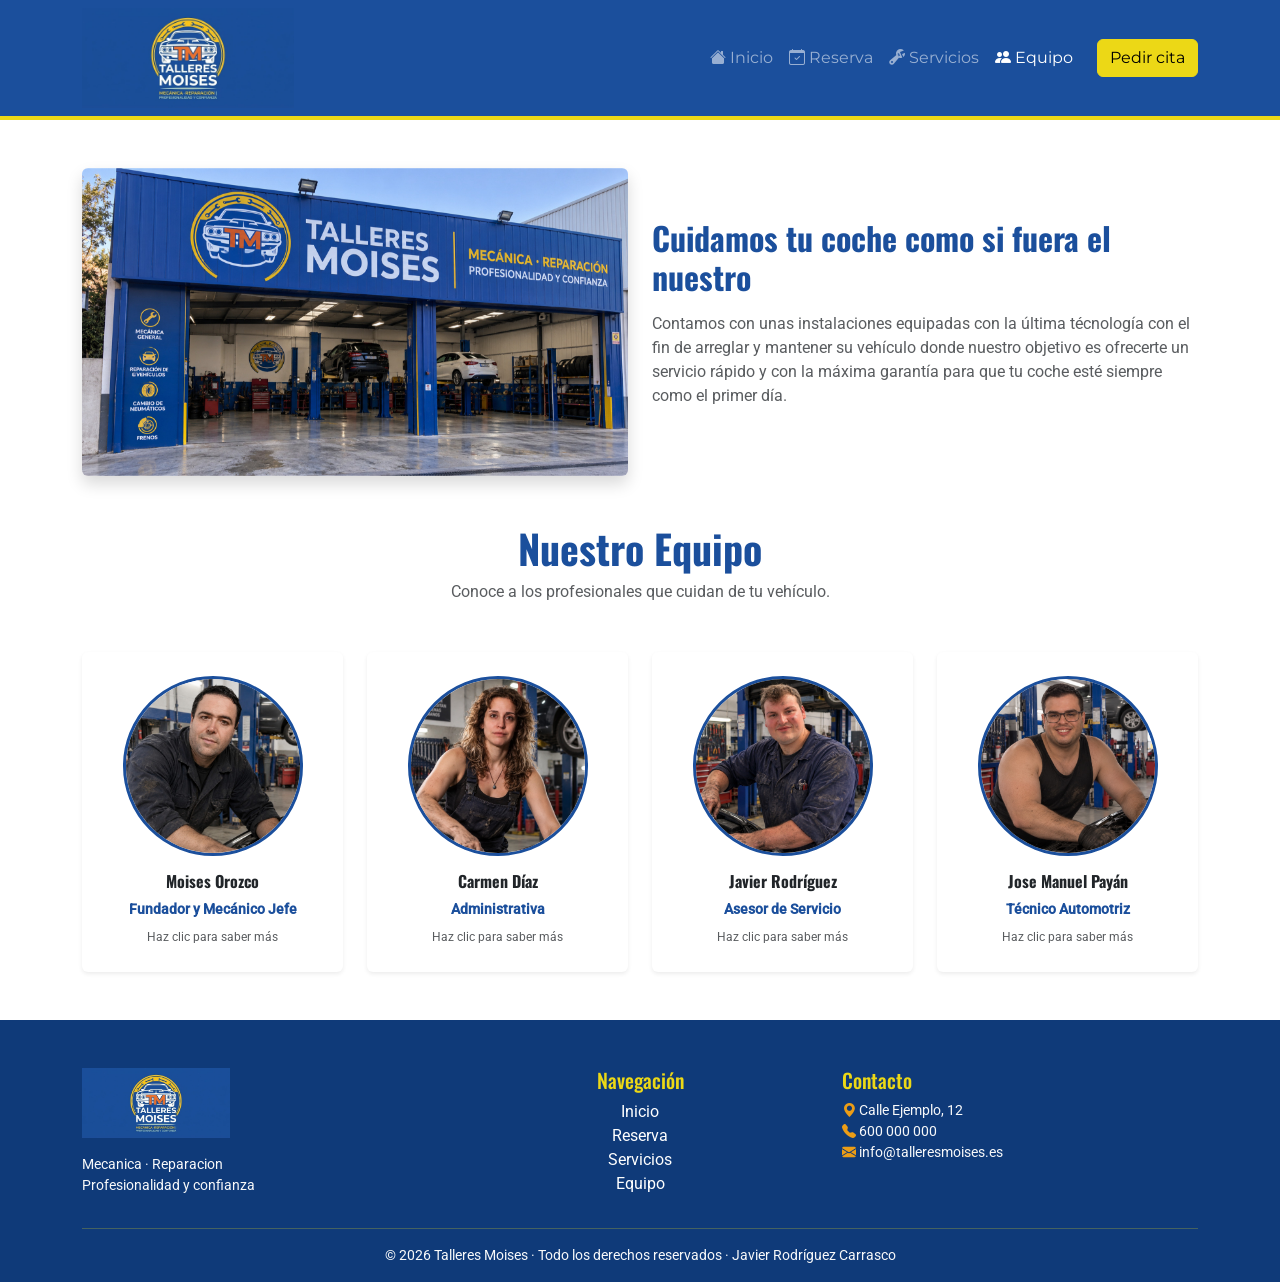
<file: pages/equipo.html>
<!DOCTYPE html>
<html lang="en">
<head>
    <meta charset="UTF-8" />
    <meta name="viewport" content="width=device-width, initial-scale=1" />
    <title>Talleres Moises</title>
    <link rel="icon" href="../img/favicon/favicon.ico" sizes="any" />
    <link
      rel="icon"
      type="image/png"
      sizes="32x32"
      href="../img/favicon/favicon-32.png"
    />
    <link rel="apple-touch-icon" href="../img/favicon/apple-touch-icon.png" />
    <link
      href="https://cdn.jsdelivr.net/npm/bootstrap@5.3.3/dist/css/bootstrap.min.css"
      rel="stylesheet"
    />
    <link
      href="https://cdn.jsdelivr.net/npm/bootstrap-icons@1.11.3/font/bootstrap-icons.min.css"
      rel="stylesheet"
    />
    <link href="../css/style.css" rel="stylesheet" />
</head>
<body>
<nav class="navbar navbar-expand-lg navbar-dark bg-primary">
      <div class="container">
        <a class="navbar-brand" href="../index.html">
          <img src="../img/logo/logo.webp" alt="Talleres Moises" height="156" />
        </a>

        <button
          class="navbar-toggler"
          type="button"
          data-bs-toggle="collapse"
          data-bs-target="#menuPrincipal"
          aria-controls="menuPrincipal"
          aria-expanded="false"
          aria-label="Abrir menú"
        >
          <span class="navbar-toggler-icon"></span>
        </button>

        <div class="collapse navbar-collapse" id="menuPrincipal">
          <ul class="navbar-nav ms-auto mb-2 mb-lg-0">
            <li class="nav-item">
              <a class="nav-link" href="../index.html">
                <i class="bi bi-house-fill"></i> Inicio
              </a>
            </li>
            <li class="nav-item">
              <a class="nav-link" href="../pages/reserva.html">
                <i class="bi bi-calendar-check"></i> Reserva
              </a>
            </li>
            <li class="nav-item">
              <a class="nav-link" href="../pages/servicios.html">
                <i class="bi bi-wrench-adjustable"></i> Servicios
              </a>
            </li>
            <li class="nav-item">
              <a class="nav-link active" href="../pages/equipo.html">
                <i class="bi bi-people-fill"></i> Equipo
              </a>
            </li>
          </ul>

          <a
            class="btn btn-secondary ms-lg-3 d-none d-lg-inline-block"
            href="../pages/reserva.html"
          >
            Pedir cita
          </a>
        </div>
      </div>
    </nav>
    <!-- ---------------- SECTION ---------------- -->
    <section class="container my-5">
      <div class="row align-items-center g-4">
        <div class="col-12 col-md-6 text-center">
          <img src="../img/equipo/Talleres-Moisés_-Mecánica-Profesional-y-Confianza.jpg" class="img-fluid rounded shadow" alt="Intalaciones de Talleres Moises">
        </div>

        <div class="col-12 col-md-6">
          <h2 class="fw-bold text-primary mb-3">Cuidamos tu coche como si fuera el nuestro</h2>
          <p class="text-muted">
            Contamos con unas instalaciones equipadas con la última técnología con el fin de arreglar y mantener su vehículo donde nuestro objetivo es
            ofrecerte un servicio rápido y con la máxima garantía para que tu coche esté siempre como el primer día.
          </p>
        </div>
      </div>
    </section>

    <!-- ---------------- MAIN ---------------- -->
     <main class="container my-5">

    <div class="text-center mb-5">
        <h1 class="fw-bold text-primary">Nuestro Equipo</h1>
        <p class="text-muted">Conoce a los profesionales que cuidan de tu vehículo.</p>
    </div>

    <div class="row g-4 justify-content-center">

        <div class="col-12 col-sm-6 col-lg-3">
            <div class="card card-porque h-100 shadow-sm border-0 text-center p-3" data-bs-toggle="modal" data-bs-target="#modalMoises" style="cursor: pointer;">
                <div class="card-body text-center p-2">
                    <img src="../img/equipo/moisestrabajador.jpeg" class="rounded-circle border border-3 border-primary mb-3 object-fit-cover mx-auto" alt="Moises Orozco" style="height: 180px; width: 180px; object-position: top;">
                    <h3 class="card-title h6 fw-bold">Moises Orozco</h3>
                    <p class="text-primary small fw-semibold mb-1">Fundador y Mecánico Jefe</p>
                    <span class="text-muted small" style="font-size: 0.75rem;">Haz clic para saber más</span>
                </div>
            </div>
        </div>

        <div class="col-12 col-sm-6 col-lg-3">
            <div class="card card-porque h-100 shadow-sm border-0 text-center p-3" data-bs-toggle="modal" data-bs-target="#modalCarmen" style="cursor: pointer;">
                <div class="card-body text-center p-2">
                    <img src="../img/equipo/carmentrabajadora.jpeg" class="rounded-circle border border-3 border-primary mb-3 object-fit-cover mx-auto" alt="Carmen Díaz" style="height: 180px; width: 180px; object-position: top;">
                    <h3 class="card-title h6 fw-bold">Carmen Díaz</h3>
                    <p class="text-primary small fw-semibold mb-1">Administrativa</p>
                    <span class="text-muted small" style="font-size: 0.75rem;">Haz clic para saber más</span>
                </div>
            </div>
        </div>

        <div class="col-12 col-sm-6 col-lg-3">
            <div class="card card-porque h-100 shadow-sm border-0 text-center p-3" data-bs-toggle="modal" data-bs-target="#modalJavier" style="cursor: pointer;">
                <div class="card-body text-center p-2">
                    <img src="../img/equipo/javiertrabajador.jpeg" class="rounded-circle border border-3 border-primary mb-3 object-fit-cover mx-auto" alt="Javier Rodríguez" style="height: 180px; width: 180px; object-position: top;">
                    <h3 class="card-title h6 fw-bold">Javier Rodríguez</h3>
                    <p class="text-primary small fw-semibold mb-1">Asesor de Servicio</p>
                    <span class="text-muted small" style="font-size: 0.75rem;">Haz clic para saber más</span>
                </div>
            </div>
        </div>

        <div class="col-12 col-sm-6 col-lg-3">
            <div class="card card-porque h-100 shadow-sm border-0 text-center p-3" data-bs-toggle="modal" data-bs-target="#modalPayan" style="cursor: pointer;">
                <div class="card-body text-center p-2">
                    <img src="../img/equipo/payantrabajador.jpeg" class="rounded-circle border border-3 border-primary mb-3 object-fit-cover mx-auto" alt="Jose Manuel Payan" style="height: 180px; width: 180px; object-position: top;">
                    <h3 class="card-title h6 fw-bold">Jose Manuel Payán</h3>
                    <p class="text-primary small fw-semibold mb-1">Técnico Automotriz</p>
                    <span class="text-muted small" style="font-size: 0.75rem;">Haz clic para saber más</span>
                </div>
            </div>
        </div>

    </div>

    <div class="modal fade" id="modalMoises" tabindex="-1" aria-hidden="true">
        <div class="modal-dialog modal-dialog-centered">
            <div class="modal-content">
                <div class="modal-header bg-primary text-white">
                    <h5 class="modal-title">Moises Orozco Corrales</h5>
                    <button type="button" class="btn-close btn-close-white" data-bs-dismiss="modal" aria-label="Cerrar"></button>
                </div>
                <div class="modal-body text-center">
                    <img src="../img/equipo/moisestrabajador.jpeg" class="rounded-circle mb-3 object-fit-cover" style="width: 200px; height: 200px; object-position: top;" alt="Moises">
                    <p class="text-primary fw-semibold">Fundador y Mecánico Jefe</p>
                    <p class="text-muted">Con más de 20 años de experiencia al frente del taller, especialista en diagnosis avanzada y optimización de motores.</p>
                </div>
                <div class="modal-footer">
                    <button type="button" class="btn btn-secondary btn-sm" data-bs-dismiss="modal">Cerrar</button>
                </div>
            </div>
        </div>
    </div>

    <div class="modal fade" id="modalCarmen" tabindex="-1" aria-hidden="true">
        <div class="modal-dialog modal-dialog-centered">
            <div class="modal-content">
                <div class="modal-header bg-primary text-white">
                    <h5 class="modal-title">Carmen Díaz Muñoz</h5>
                    <button type="button" class="btn-close btn-close-white" data-bs-dismiss="modal" aria-label="Cerrar"></button>
                </div>
                <div class="modal-body text-center">
                    <img src="../img/equipo/carmentrabajadora.jpeg" class="rounded-circle mb-3 object-fit-cover" style="width: 200px; height: 200px; object-position: top;" alt="Carmen">
                    <p class="text-primary fw-semibold">Administrativa</p>
                    <p class="text-muted">Encargada de la gestión administrativa, atención directa al cliente y control de presupuestos y facturación.</p>
                </div>
                <div class="modal-footer">
                    <button type="button" class="btn btn-secondary btn-sm" data-bs-dismiss="modal">Cerrar</button>
                </div>
            </div>
        </div>
    </div>

    <div class="modal fade" id="modalJavier" tabindex="-1" aria-hidden="true">
        <div class="modal-dialog modal-dialog-centered">
            <div class="modal-content">
                <div class="modal-header bg-primary text-white">
                    <h5 class="modal-title">Javier Rodríguez Carrasco</h5>
                    <button type="button" class="btn-close btn-close-white" data-bs-dismiss="modal" aria-label="Cerrar"></button>
                </div>
                <div class="modal-body text-center">
                    <img src="../img/equipo/javiertrabajador.jpeg" class="rounded-circle mb-3 object-fit-cover" style="width: 200px; height: 200px; object-position: top;" alt="Javier">
                    <p class="text-primary fw-semibold">Asesor de Servicio</p>
                    <p class="text-muted">Especialista en la recepción de vehículos, asesoramiento personalizado y gestión de citas previas con los clientes.</p>
                </div>
                <div class="modal-footer">
                    <button type="button" class="btn btn-secondary btn-sm" data-bs-dismiss="modal">Cerrar</button>
                </div>
            </div>
        </div>
    </div>

    <div class="modal fade" id="modalPayan" tabindex="-1" aria-hidden="true">
        <div class="modal-dialog modal-dialog-centered">
            <div class="modal-content">
                <div class="modal-header bg-primary text-white">
                    <h5 class="modal-title">Jose Manuel Payán Gordillo</h5>
                    <button type="button" class="btn-close btn-close-white" data-bs-dismiss="modal" aria-label="Cerrar"></button>
                </div>
                <div class="modal-body text-center">
                    <img src="../img/equipo/payantrabajador.jpeg" class="rounded-circle mb-3 object-fit-cover" style="width: 200px; height: 200px; object-position: top;" alt="Jose Manuel">
                    <p class="text-primary fw-semibold">Técnico Automotriz</p>
                    <p class="text-muted">Experto en reparaciones mecánicas generales, mantenimiento preventivo y sustitución de componentes del automóvil.</p>
                </div>
                <div class="modal-footer">
                    <button type="button" class="btn btn-secondary btn-sm" data-bs-dismiss="modal">Cerrar</button>
                </div>
            </div>
        </div>
    </div>

</main>

    <footer class="bg-dark text-light pt-5 pb-3">
      <div class="container">
        <div class="row gy-4">
          <div class="col-12 col-md-4 text-center text-md-start">
            <img
              src="../img/logo/logo.webp"
              alt="Talleres Moises"
              height="70"
              class="mb-3"
            />
            <p class="small mb-0">
              Mecanica · Reparacion<br />Profesionalidad y confianza
            </p>
          </div>

          <div class="col-6 col-md-4 text-md-center">
            <h5 class="text-secondary">Navegación</h5>
            <ul class="list-unstyled">
              <li><a class="footer-link" href="../index.html">Inicio</a></li>
              <li><a class="footer-link" href="reserva.html">Reserva</a></li>
              <li>
                <a class="footer-link" href="servicios.html">Servicios</a>
              </li>
              <li><a class="footer-link" href="equipo.html">Equipo</a></li>
            </ul>
          </div>

          <div class="col-6 col-md-4">
            <h5 class="text-secondary">Contacto</h5>
            <ul class="list-unstyled small">
              <li>
                <i class="bi bi-geo-alt-fill text-warning"></i> Calle Ejemplo,
                12
              </li>
              <li>
                <i class="bi bi-telephone-fill text-warning"></i> 600 000 000
              </li>
              <li>
                <i class="bi bi-envelope-fill text-warning"></i>
                info@talleresmoises.es
              </li>
            </ul>
          </div>
        </div>

        <hr class="border-secondary" />
        <p class="text-center small mb-0">
          &copy; 2026 Talleres Moises · Todo los derechos reservados · Javier Rodríguez Carrasco
        </p>
      </div>
    </footer>
    <script src="https://cdn.jsdelivr.net/npm/bootstrap@5.3.3/dist/js/bootstrap.bundle.min.js"></script>
</body>
</html>
</file>
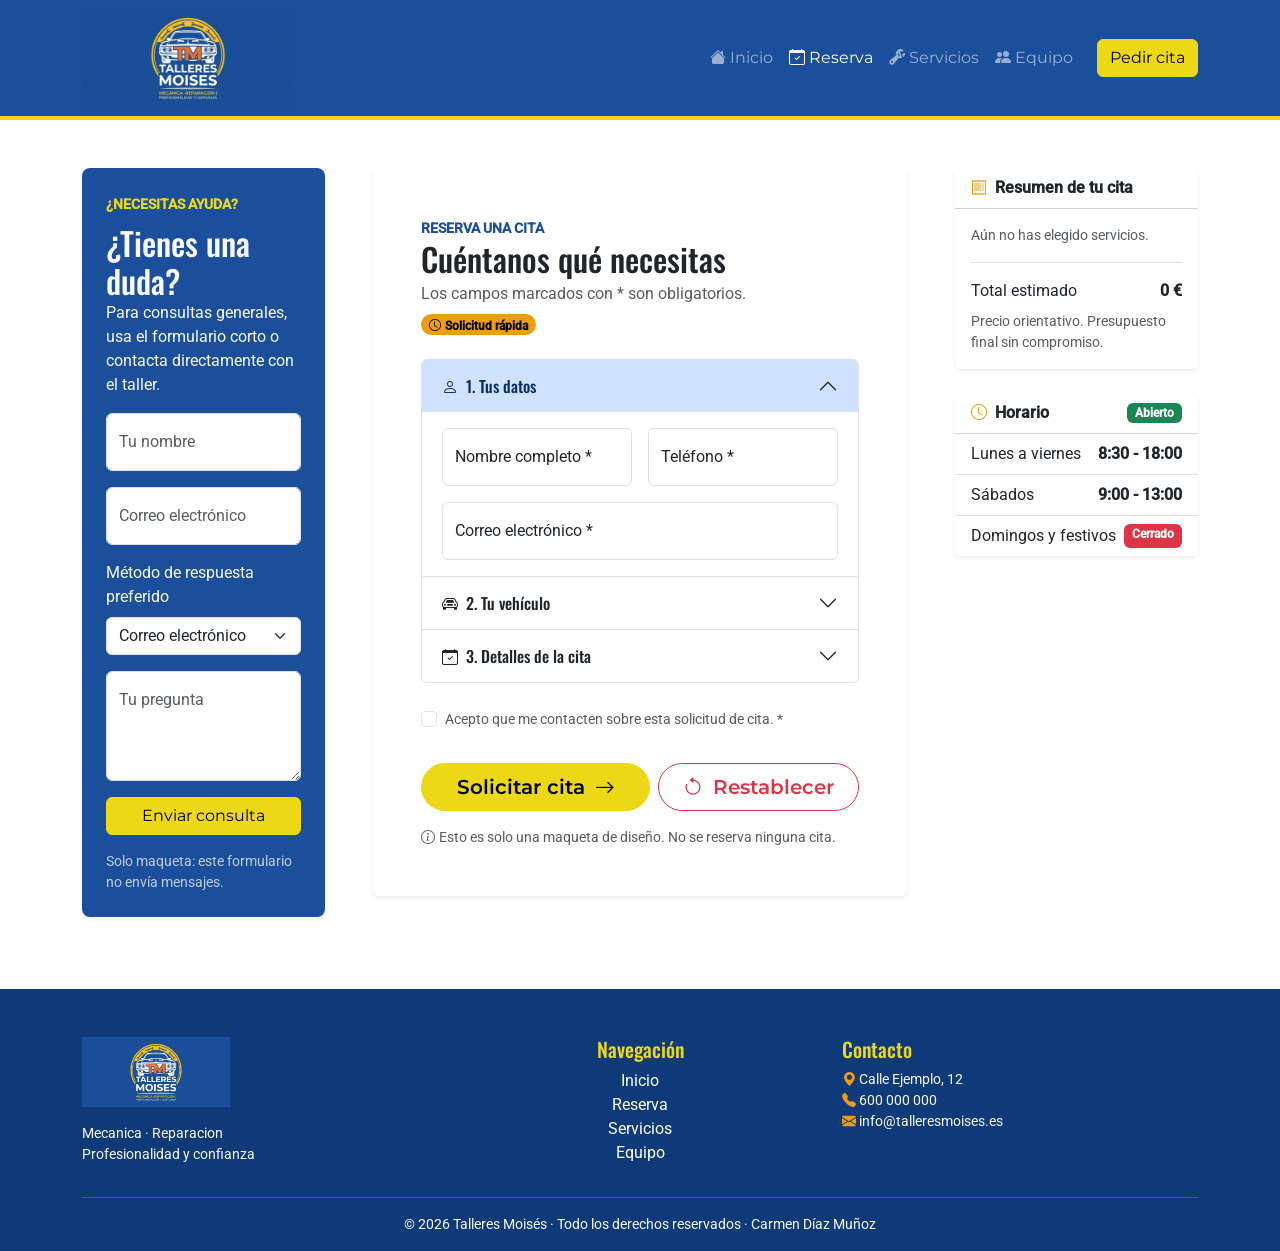
<file: pages/reserva.html>
<!doctype html>
<html lang="es">
  <head>
    <meta charset="UTF-8" />
    <meta name="viewport" content="width=device-width, initial-scale=1" />
    <title>Reserva | Talleres Moises</title>
    <!-- page lives in /pages, so every local path goes up one level (../) -->
    <link rel="icon" href="../img/favicon/favicon.ico" sizes="any" />
    <link
      rel="icon"
      type="image/png"
      sizes="32x32"
      href="../img/favicon/favicon-32.png"
    />
    <link rel="apple-touch-icon" href="../img/favicon/apple-touch-icon.png" />
    <link
      href="https://cdn.jsdelivr.net/npm/bootstrap@5.3.3/dist/css/bootstrap.min.css"
      rel="stylesheet"
    />
    <link
      href="https://cdn.jsdelivr.net/npm/bootstrap-icons@1.11.3/font/bootstrap-icons.min.css"
      rel="stylesheet"
    />
    <link href="../css/style.css" rel="stylesheet" />
  </head>
  <body>
    <!-- =========================== NAV =================================== -->
    <nav class="navbar navbar-expand-lg navbar-dark bg-primary">
      <div class="container">
        <a class="navbar-brand" href="../index.html">
          <!-- height matches the 100px set in style.css -->
          <img src="../img/logo/logo.webp" alt="Talleres Moises" height="100" />
        </a>

        <button
          class="navbar-toggler"
          type="button"
          data-bs-toggle="collapse"
          data-bs-target="#menuPrincipal"
          aria-controls="menuPrincipal"
          aria-expanded="false"
          aria-label="Abrir menú"
        >
          <span class="navbar-toggler-icon"></span>
        </button>

        <div class="collapse navbar-collapse" id="menuPrincipal">
          <ul class="navbar-nav ms-auto mb-2 mb-lg-0">
            <li class="nav-item">
              <a class="nav-link" href="../index.html">
                <i class="bi bi-house-fill"></i> Inicio
              </a>
            </li>
            <li class="nav-item">
              <!-- "active" moved here: this is the Reserva page -->
              <a class="nav-link active" href="reserva.html">
                <i class="bi bi-calendar-check"></i> Reserva
              </a>
            </li>
            <li class="nav-item">
              <a class="nav-link" href="servicios.html">
                <i class="bi bi-wrench-adjustable"></i> Servicios
              </a>
            </li>
            <li class="nav-item">
              <a class="nav-link" href="equipo.html">
                <i class="bi bi-people-fill"></i> Equipo
              </a>
            </li>
          </ul>

          <!-- yellow button comes from .btn-secondary in style.css -->
          <a
            class="btn btn-secondary ms-lg-3 d-none d-lg-inline-block"
            href="reserva.html"
          >
            Pedir cita
          </a>
        </div>
      </div>
    </nav>
    <!-- =========================== MAIN =================================== -->
     <!-- fixed, not scaling with the screen, and with vertical padding -->
    <main class="container py-5">
      <!-- The responsive is gonna be made with GRID, not flex. I use ORDER to sort elements depending on the layout -->
      <!-- ---------------------------------- Secondary FORM ------------------------------------ -->
      <div class="row g-4 g-xl-5">
        <!-- First when lg and third below -->
        <aside
          class="col-12 col-lg-3 order-3 order-lg-1"
          aria-labelledby="contact-heading"
        >
          <!-- bg-primary (blue from the palette) so the light text and outline-light button are readable -->
          <div class="bg-primary text-light rounded-3 shadow-sm p-4 mb-4">
            <span class="text-uppercase fw-semibold small text-secondary"
              >¿Necesitas ayuda?</span
            >
            <!-- Margin botton just when not displaying the following <p> in sx -->
            <h2 class="mt-2 mb-3 mb-sm-0" id="contact-heading">
              ¿Tienes una duda?
            </h2>
            <!-- --------------------- THIS PARAGRAPH DOESN'T APPEAR IN THE XS LAYOUT ------------------------ -->
            <p class="d-none d-sm-block">
              Para consultas generales, usa el formulario corto o contacta
              directamente con el taller.
            </p>

            <!-- FUTURE PHP: separate script (e.g. ../php/consulta.php), table "consultas" -->
            <form action="#" method="get">
              <div class="form-floating mb-3">
                <!-- maxlength = VARCHAR(100) -->
                <input
                  class="form-control"
                  type="text"
                  id="contactoNombre"
                  name="contacto_nombre"
                  maxlength="100"
                  placeholder="Tu nombre"
                />
                <label for="contactoNombre" class="text-body-secondary"
                  >Tu nombre</label
                >
              </div>
              <div class="form-floating mb-3">
                <!-- maxlength = VARCHAR(100) -->
                <input
                  class="form-control"
                  type="email"
                  id="contactoEmail"
                  name="contacto_email"
                  maxlength="100"
                  placeholder="nombre@ejemplo.com"
                />
                <label for="contactoEmail" class="text-body-secondary"
                  >Correo electrónico</label
                >
              </div>
              <div class="mb-3">
                <label for="metodoRespuesta" class="form-label"
                  >Método de respuesta preferido</label
                >
                <!-- short codes again, easy to store as ENUM -->
                <select
                  class="form-select"
                  id="metodoRespuesta"
                  name="metodo_respuesta"
                >
                  <option value="email">Correo electrónico</option>
                  <option value="telefono">Llamada telefónica</option>
                  <option value="whatsapp">WhatsApp</option>
                </select>
              </div>
              <div class="form-floating mb-3">
                <!-- maxlength = VARCHAR(500) or TEXT -->
                <textarea
                  class="form-control"
                  placeholder="Tu pregunta"
                  id="contactoMensaje"
                  name="contacto_mensaje"
                  maxlength="500"
                  style="height: 110px"
                ></textarea>
                <label for="contactoMensaje" class="text-body-secondary"
                  >Tu pregunta</label
                >
              </div>
              <!-- --------------  Secondary Form's SUBMIT ------------------------ -->
              <button type="submit" class="btn btn-secondary w-100">
                Enviar consulta
              </button>
              <p class="small opacity-75 mt-3 mb-0">
                Solo maqueta: este formulario no envía mensajes.
              </p>
            </form>
          </div>
        </aside>

        <!-- ---------------------------------- Main FORM ------------------------------------ -->
        <!-- Main appointment form GRID -->
        <!-- First below lg; second from lg upwards -->
        <section
          class="col-12 col-lg-6 order-1 order-lg-2"
          id="appointment-form"
          aria-labelledby="appointment-heading"
        >
          <!-- plain Bootstrap card; text-body-secondary because .text-secondary is yellow in this palette -->
          <div class="card shadow-sm border-0">
            <div class="card-body p-4 p-md-5">
              <div
                class="d-flex flex-wrap align-items-start justify-content-between gap-2 mb-4"
              >
                <div>
                  <span class="text-uppercase fw-semibold small text-primary"
                    >Reserva una cita</span
                  >
                  <!-- h2 gets Oswald automatically from style.css -->
                  <h2 class="mb-1" id="appointment-heading">
                    Cuéntanos qué necesitas
                  </h2>
                  <p class="text-body-secondary mb-0">
                    Los campos marcados con * son obligatorios.
                  </p>
                </div>
                <!-- NOT DISLAYED IN XS -->
                <span
                  class="badge rounded-pill text-bg-warning d-none d-sm-inline"
                  ><i class="bi bi-clock me-1" aria-hidden="true"></i>Solicitud
                  rápida</span
                >
              </div>
              <!-- Accordion, organizing sections -->
              <!-- FUTURE PHP: switch to method="post" and action="../php/reserva.php" -->
              <form action="#" method="get">
                <div class="accordion" id="appointmentAccordion">
                  <!-- ---------------- 1. CLIENTE ---------------- -->
                  <!-- ????FUTURE DB: table "clientes" (nombre, telefono, email) -->
                  <!-- BUT since is gonna be ONE TABLE PER PAGE -->
                  <!-- Maybe just the table CITAS with a composed primary key assuming one client is not gonna take the same car to the workshop in the same date -->
                  <div class="accordion-item">
                    <h3 class="accordion-header" id="customer-heading">
                      <button
                        class="accordion-button"
                        type="button"
                        data-bs-toggle="collapse"
                        data-bs-target="#customer-details"
                        aria-expanded="true"
                        aria-controls="customer-details"
                      >
                        <i class="bi bi-person me-2" aria-hidden="true"></i> 1.
                        Tus datos
                      </button>
                    </h3>
                    <div
                      id="customer-details"
                      class="accordion-collapse collapse show"
                      aria-labelledby="customer-heading"
                      data-bs-parent="#appointmentAccordion"
                    >
                      <div class="accordion-body">
                        <div class="row g-3">
                          <div class="col-12 col-md-6">
                            <div class="form-floating">
                              <!-- maxlength = VARCHAR(100) -->
                              <input
                                class="form-control"
                                type="text"
                                id="nombre"
                                name="nombre"
                                maxlength="100"
                                placeholder="Nombre completo"
                                required
                              />
                              <label for="nombre">Nombre completo *</label>
                            </div>
                          </div>
                          <div class="col-12 col-md-6">
                            <div class="form-floating">
                              <!-- maxlength = VARCHAR(15), enough for +34 and spaces -->
                              <input
                                class="form-control"
                                type="tel"
                                id="telefono"
                                name="telefono"
                                maxlength="15"
                                placeholder="Teléfono"
                                required
                              />
                              <label for="telefono">Teléfono *</label>
                            </div>
                          </div>
                          <div class="col-12">
                            <div class="form-floating">
                              <!-- maxlength = VARCHAR(100) -->
                              <input
                                class="form-control"
                                type="email"
                                id="email"
                                name="email"
                                maxlength="100"
                                placeholder="nombre@ejemplo.com"
                                required
                              />
                              <label for="email">Correo electrónico *</label>
                            </div>
                          </div>
                        </div>
                      </div>
                    </div>
                  </div>

                  <!-- ---------------- 2. VEHÍCULO ---------------- -->
                  <!-- ?????FUTURE DB: table "vehiculos" (marca, modelo, matricula, anio) linked to the client -->
                  <!-- BUT since is gonna be ONE TABLE PER PAGE, I'mma assume EVERY CLIENT has/had/will have JUST ONE CAR (EVER) -->
                  <!-- Or just the table CITAS with a composed primary key assuming one client is not gonna take the same car to the workshop in the same date -->
                  <div class="accordion-item">
                    <h3 class="accordion-header" id="vehicle-heading">
                      <button
                        class="accordion-button collapsed"
                        type="button"
                        data-bs-toggle="collapse"
                        data-bs-target="#vehicle-details"
                        aria-expanded="false"
                        aria-controls="vehicle-details"
                      >
                        <i class="bi bi-car-front me-2" aria-hidden="true"></i>
                        2. Tu vehículo
                      </button>
                    </h3>
                    <div
                      id="vehicle-details"
                      class="accordion-collapse collapse"
                      aria-labelledby="vehicle-heading"
                      data-bs-parent="#appointmentAccordion"
                    >
                      <div class="accordion-body">
                        <div class="row g-3">
                          <div class="col-12 col-md-6">
                            <div class="form-floating">
                              <!-- maxlength = VARCHAR(50) -->
                              <input
                                class="form-control"
                                type="text"
                                id="marca"
                                name="marca"
                                maxlength="50"
                                placeholder="Ej. Toyota"
                                required
                              />
                              <label for="marca">Marca *</label>
                            </div>
                          </div>
                          <div class="col-12 col-md-6">
                            <div class="form-floating">
                              <!-- maxlength = VARCHAR(50) -->
                              <input
                                class="form-control"
                                type="text"
                                id="modelo"
                                name="modelo"
                                maxlength="50"
                                placeholder="Ej. Corolla"
                                required
                              />
                              <label for="modelo">Modelo *</label>
                            </div>
                          </div>
                          <div class="col-12 col-md-6">
                            <div class="form-floating">
                              <!-- maxlength = VARCHAR(10), Spanish plates (as the SCOPE) are 7 chars, margin for old formats -->
                              <input
                                class="form-control text-uppercase"
                                type="text"
                                id="matricula"
                                name="matricula"
                                maxlength="10"
                                placeholder="Matrícula"
                              />
                              <label for="matricula"
                                >Matrícula (opcional)</label
                              >
                            </div>
                          </div>
                          <div class="col-12 col-md-6">
                            <div class="form-floating">
                              <!-- year is a number: INT/SMALLINT in the DB; PHP/JS should validate it too -->
                              <input
                                class="form-control"
                                type="number"
                                id="anio"
                                name="anio"
                                min="1950"
                                max="2026"
                                placeholder="Ej. 2020"
                              />
                              <label for="anio">Año (opcional)</label>
                            </div>
                          </div>
                        </div>
                      </div>
                    </div>
                  </div>

                  <!-- ---------------- 3. CITA ---------------- -->
                  <!-- FUTURE DB: table "citas" + pivot "cita_servicio" (a booking can have many services) -->
                  <div class="accordion-item">
                    <h3
                      class="accordion-header"
                      id="appointment-details-heading"
                    >
                      <button
                        class="accordion-button collapsed"
                        type="button"
                        data-bs-toggle="collapse"
                        data-bs-target="#service-details"
                        aria-expanded="false"
                        aria-controls="service-details"
                      >
                        <i
                          class="bi bi-calendar-check me-2"
                          aria-hidden="true"
                        ></i>
                        3. Detalles de la cita
                      </button>
                    </h3>
                    <div
                      id="service-details"
                      class="accordion-collapse collapse"
                      aria-labelledby="appointment-details-heading"
                      data-bs-parent="#appointmentAccordion"
                    >
                      <div class="accordion-body">
                        <div class="row g-3">
                          <div class="col-12">
                            <div
                              class="d-flex flex-wrap align-items-center gap-2 mb-2"
                            >
                              <span class="form-label mb-0 me-1"
                                >Servicios necesarios *</span
                              >
                              <!-- More badges -->
                              <!-- text-bg-secondary = yellow with black text (forced in style.css) -->
                              <!-- NOT DISLAYED IN XS -->
                              <span
                                class="badge rounded-pill text-bg-secondary d-none d-sm-inline"
                                >Popular</span
                              >
                              <span class="badge rounded-pill text-bg-success"
                                >Presupuesto gratis</span
                              >
                            </div>

                            <!-- Several services can be ticked, checkboxes instead of a select multiple is cleaner -->
                            <!-- name="servicios[]" -> PHP receives them as an array in $_POST["servicios"] -->
                            <!-- value = future id in the "servicios" table; data-precio = base price in EUR for the JS total (no calc here) -->
                            <!-- HTML can't make a checkbox group "required": check at least one in JS and PHP -->
                            <div id="listaServicios" class="row g-2">
                              <div class="col-12 col-md-6">
                                <div class="form-check">
                                  <input
                                    class="form-check-input"
                                    type="checkbox"
                                    id="srvAceite"
                                    name="servicios[]"
                                    value="1"
                                    data-precio="40"
                                  />
                                  <label
                                    class="form-check-label"
                                    for="srvAceite"
                                    >Cambio de aceite y filtro</label
                                  >
                                </div>
                              </div>
                              <div class="col-12 col-md-6">
                                <div class="form-check">
                                  <input
                                    class="form-check-input"
                                    type="checkbox"
                                    id="srvMantenimiento"
                                    name="servicios[]"
                                    value="2"
                                    data-precio="120"
                                  />
                                  <label
                                    class="form-check-label"
                                    for="srvMantenimiento"
                                    >Mantenimiento periódico</label
                                  >
                                </div>
                              </div>
                              <div class="col-12 col-md-6">
                                <div class="form-check">
                                  <input
                                    class="form-check-input"
                                    type="checkbox"
                                    id="srvFrenos"
                                    name="servicios[]"
                                    value="3"
                                    data-precio="90"
                                  />
                                  <label
                                    class="form-check-label"
                                    for="srvFrenos"
                                    >Revisión o reparación de frenos</label
                                  >
                                </div>
                              </div>
                              <div class="col-12 col-md-6">
                                <div class="form-check">
                                  <input
                                    class="form-check-input"
                                    type="checkbox"
                                    id="srvNeumaticos"
                                    name="servicios[]"
                                    value="4"
                                    data-precio="60"
                                  />
                                  <label
                                    class="form-check-label"
                                    for="srvNeumaticos"
                                    >Neumáticos y alineado de ruedas</label
                                  >
                                </div>
                              </div>
                              <div class="col-12 col-md-6">
                                <div class="form-check">
                                  <input
                                    class="form-check-input"
                                    type="checkbox"
                                    id="srvDiagnosis"
                                    name="servicios[]"
                                    value="5"
                                    data-precio="45"
                                  />
                                  <label
                                    class="form-check-label"
                                    for="srvDiagnosis"
                                    >Diagnosis del motor</label
                                  >
                                </div>
                              </div>
                              <div class="col-12 col-md-6">
                                <div class="form-check">
                                  <!-- price 0 = "to be quoted", the JS total should skip it -->
                                  <input
                                    class="form-check-input"
                                    type="checkbox"
                                    id="srvOtro"
                                    name="servicios[]"
                                    value="6"
                                    data-precio="0"
                                  />
                                  <label class="form-check-label" for="srvOtro"
                                    >Otra reparación</label
                                  >
                                </div>
                              </div>
                            </div>

                            <!-- just for xs, empty on purpose: JS will show the estimation here -->
                            <p
                              class="small text-body-secondary mt-2 mb-0 d-md-none"
                              id="totalEstimado"
                            ></p>
                          </div>

                          <div class="col-12 col-md-6">
                            <label for="fecha" class="form-label"
                              >Fecha preferida</label
                            >
                            <!-- DATE column; name matches the DB field -->
                            <input
                              class="form-control"
                              type="date"
                              id="fecha"
                              name="fecha"
                            />
                          </div>
                          <div class="col-12 col-md-6">
                            <label for="franja" class="form-label"
                              >Franja horaria preferida</label
                            >
                            <!-- values are short codes for the DB (maybe an ENUM) -->
                            <select
                              class="form-select"
                              id="franja"
                              name="franja"
                            >
                              <option value="" selected>Sin preferencia</option>
                              <option value="manana">Mañana</option>
                              <option value="tarde">Tarde</option>
                            </select>
                          </div>
                          <div class="col-12">
                            <div class="form-floating">
                              <!-- maxlength = VARCHAR(500) or TEXT -->
                              <textarea
                                class="form-control"
                                placeholder="Describe el problema"
                                id="mensaje"
                                name="mensaje"
                                maxlength="500"
                                style="height: 120px"
                              ></textarea>
                              <label for="mensaje"
                                >Describe el problema (opcional)</label
                              >
                            </div>
                          </div>
                        </div>
                      </div>
                    </div>
                  </div>
                </div>

                <div class="form-check mt-4">
                  <!-- name added so PHP can read it (unnamed inputs are not sent) -->
                  <input
                    class="form-check-input"
                    type="checkbox"
                    value="si"
                    id="privacidad"
                    name="privacidad"
                    required
                  />
                  <label
                    class="form-check-label small text-body-secondary"
                    for="privacidad"
                  >
                    Acepto que me contacten sobre esta solicitud de cita. *
                  </label>
                </div>
                <!-- ------------------------- Main FORM's BUTTONS ----------------------------- -->
                <div class="row g-2 mt-4">
                  <div class="col-12 col-md">
                    <button
                      type="submit"
                      class="btn btn-secondary btn-lg btn-hero px-4 fw-semibold w-100"
                    >
                      Solicitar cita
                      <i class="bi bi-arrow-right ms-1" aria-hidden="true"></i>
                    </button>
                  </div>

                  <div class="col-12 col-md-auto">
                    <button
                      type="reset"
                      class="btn btn-outline-danger btn-lg btn-hero px-4 fw-semibold w-100"
                    >
                      <i
                        class="bi bi-arrow-counterclockwise me-1"
                        aria-hidden="true"
                      ></i>
                      Restablecer
                    </button>
                  </div>
                </div>
                <p class="small text-body-secondary mt-3 mb-0">
                  <i class="bi bi-info-circle me-1" aria-hidden="true"></i>Esto
                  es solo una maqueta de diseño. No se reserva ninguna cita.
                </p>
              </form>
            </div>
          </div>
        </section>

        <!-- --------------------------- APPOINMENT SUMMARY ------------------------- -->
        <!-- Hidden below md; third when lg and second when md -->
        <div class="col-12 col-lg-3 d-none d-md-block order-md-2 order-lg-3">
          <div class="row g-4">
            <!-- Appointment summary: JS will fill the list and total later (reads data-precio from the checkboxes) -->
            <div class="col-md-6 col-lg-12">
              <div class="card h-100 shadow-sm border-0">
                <div class="card-header bg-white fw-semibold">
                  <i
                    class="bi bi-receipt text-warning me-2"
                    aria-hidden="true"
                  ></i
                  >Resumen de tu cita
                </div>
                <div class="card-body">
                  <ul class="list-unstyled mb-3" id="resumenServicios">
                    <li class="text-body-secondary small">
                      Aún no has elegido servicios.
                    </li>
                  </ul>
                  <div
                    class="d-flex justify-content-between align-items-center border-top pt-3"
                  >
                    <span>Total estimado</span>
                    <span class="fw-semibold" id="resumenTotal">0 €</span>
                  </div>
                  <p class="small text-body-secondary mt-2 mb-0">
                    Precio orientativo. Presupuesto final sin compromiso.
                  </p>
                </div>
              </div>
            </div>

            <!-- Opening hours: short version of the landpage's one -->
            <div class="col-md-6 col-lg-12">
              <div class="card h-100 shadow-sm border-0">
                <div
                  class="card-header bg-white d-flex justify-content-between align-items-center"
                >
                  <span class="fw-semibold"
                    ><i
                      class="bi bi-clock text-warning me-2"
                      aria-hidden="true"
                    ></i
                    >Horario</span
                  >
                  <span class="badge text-bg-success">Abierto</span>
                </div>
                <ul class="list-group list-group-flush">
                  <li class="list-group-item d-flex justify-content-between">
                    <span>Lunes a viernes</span
                    ><span class="fw-semibold">8:30 - 18:00</span>
                  </li>
                  <li class="list-group-item d-flex justify-content-between">
                    <span>Sábados</span
                    ><span class="fw-semibold">9:00 - 13:00</span>
                  </li>
                  <li class="list-group-item d-flex justify-content-between">
                    <span>Domingos y festivos</span
                    ><span class="badge text-bg-danger">Cerrado</span>
                  </li>
                </ul>
              </div>
            </div>
          </div>
        </div>
      </div>
    </main>
    <!-- =========================== FOOTER =================================== -->
    <footer class="bg-dark text-light pt-5 pb-3">
      <div class="container">
        <div class="row gy-4">
          <div class="col-12 col-md-4 text-center text-md-start">
            <!-- ../added -->
            <img
              src="../img/logo/logo.webp"
              alt="Talleres Moises"
              height="70"
              class="mb-3"
            />
            <p class="small mb-0">
              Mecanica · Reparacion<br />Profesionalidad y confianza
            </p>
          </div>

          <div class="col-6 col-md-4 text-md-center">
            <h5 class="text-secondary">Navegación</h5>
            <ul class="list-unstyled">
              <li><a class="footer-link" href="../index.html">Inicio</a></li>
              <li><a class="footer-link" href="reserva.html">Reserva</a></li>
              <li>
                <a class="footer-link" href="servicios.html">Servicios</a>
              </li>
              <li><a class="footer-link" href="equipo.html">Equipo</a></li>
            </ul>
          </div>

          <div class="col-6 col-md-4">
            <h5 class="text-secondary">Contacto</h5>
            <ul class="list-unstyled small">
              <li>
                <i class="bi bi-geo-alt-fill text-warning"></i> Calle Ejemplo,
                12
              </li>
              <li>
                <i class="bi bi-telephone-fill text-warning"></i> 600 000 000
              </li>
              <li>
                <i class="bi bi-envelope-fill text-warning"></i>
                info@talleresmoises.es
              </li>
            </ul>
          </div>
        </div>

        <hr class="border-secondary" />
        <!-- my name over here, 'coz I say so -->
        <p class="text-center small mb-0">
          &copy; 2026 Talleres Moisés · Todo los derechos reservados · Carmen Díaz Muñoz
        </p>
      </div>
    </footer>

    <script src="https://cdn.jsdelivr.net/npm/bootstrap@5.3.3/dist/js/bootstrap.bundle.min.js"></script>
  </body>
</html>
</file>
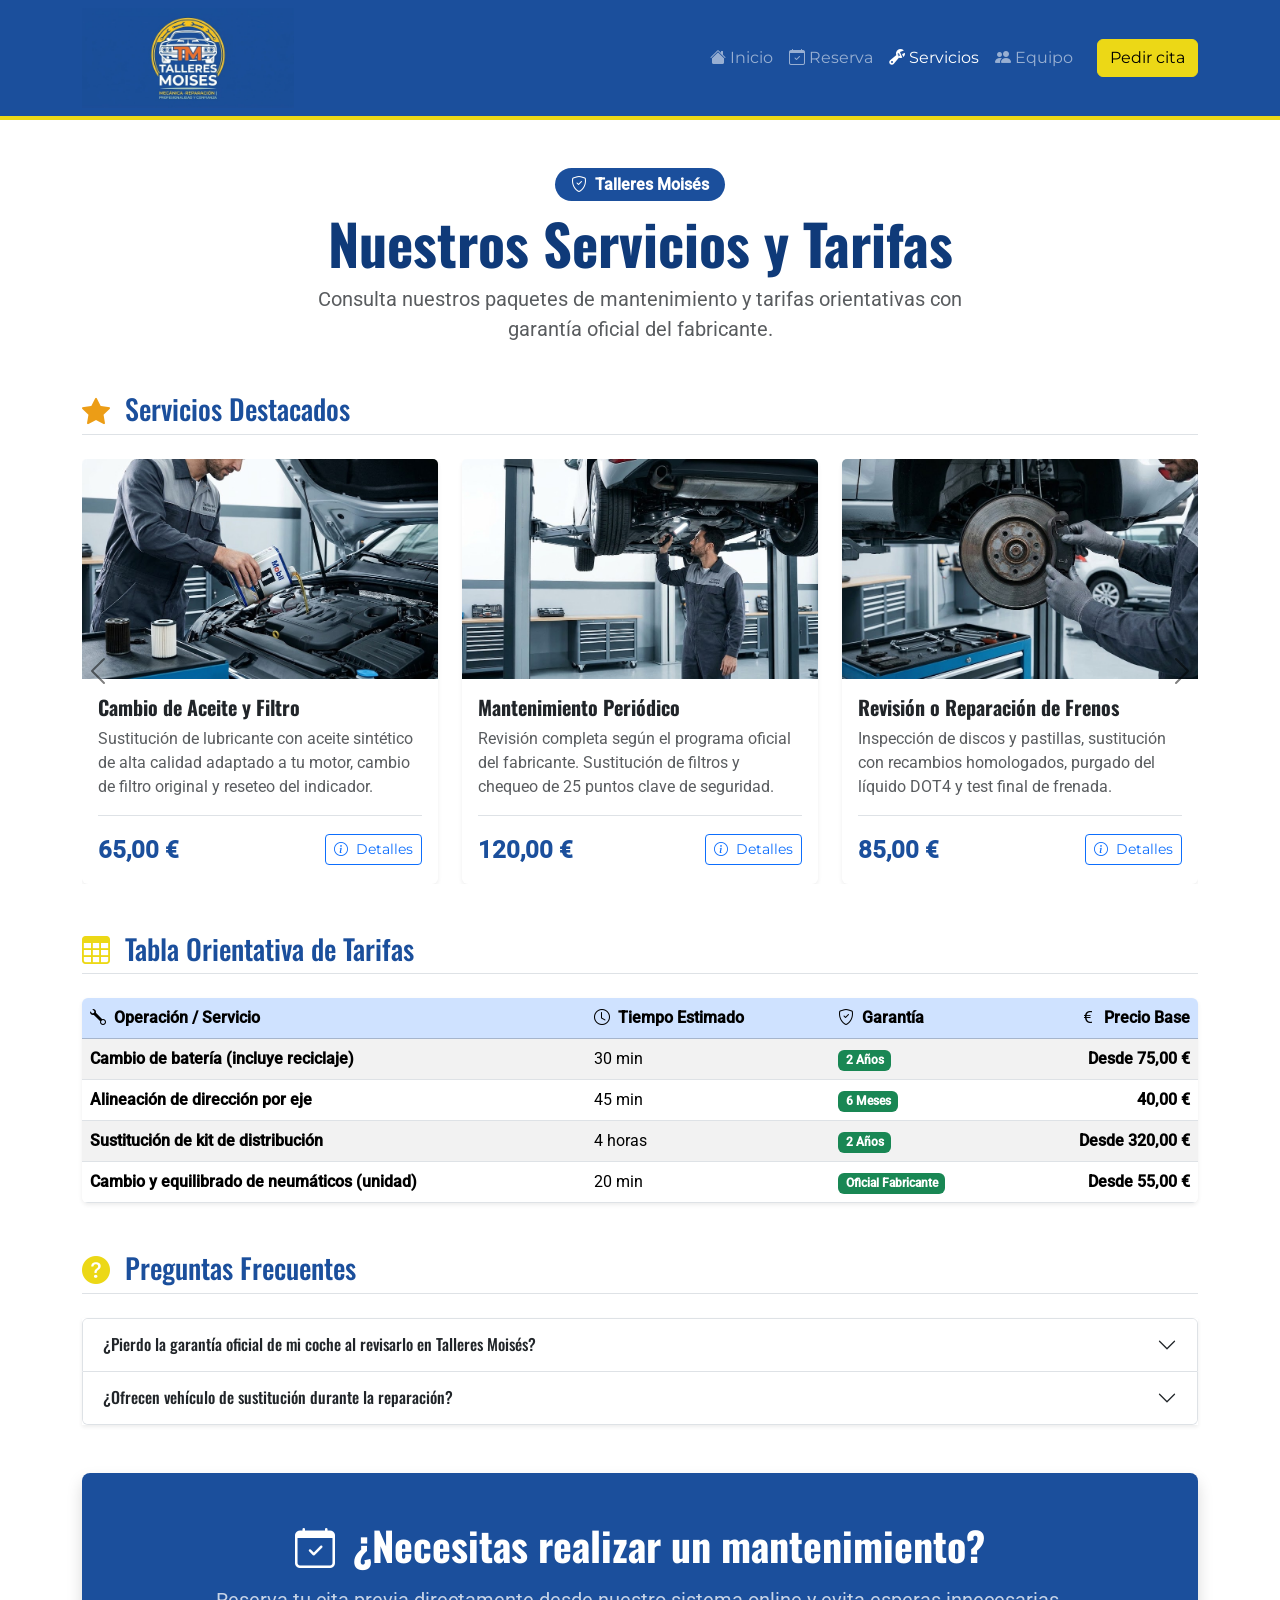
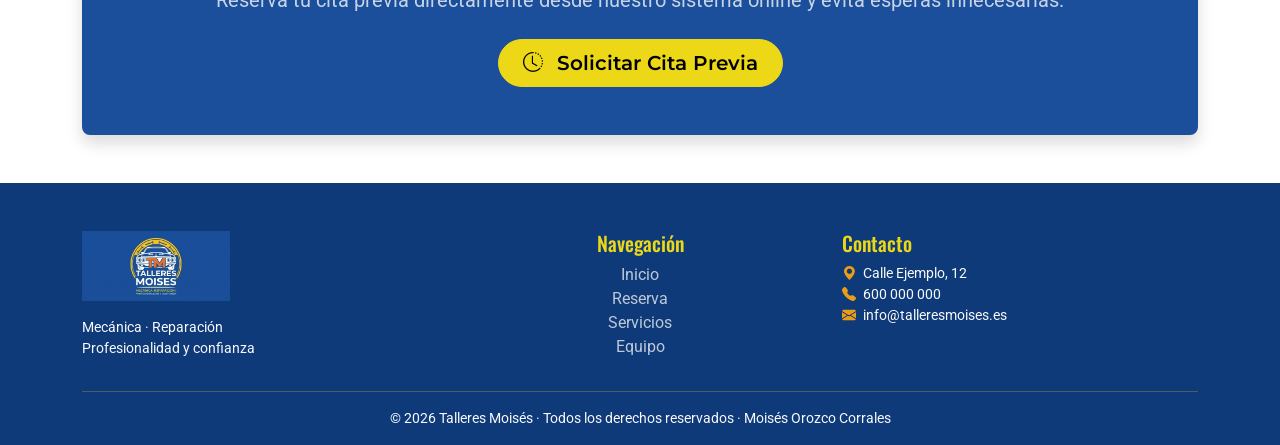
<file: pages/servicios.html>
<!DOCTYPE html>
<html lang="es">

<head>
    <meta charset="UTF-8">
    <meta name="viewport" content="width=device-width, initial-scale=1.0">
    <title>Talleres Moisés - Servicios y Tarifas</title>
    <link rel="icon" href="../img/favicon/favicon.ico" sizes="any">
    <link rel="icon" type="image/png" sizes="32x32" href="../img/favicon/favicon-32.png">
    <link rel="apple-touch-icon" href="../img/favicon/apple-touch-icon.png">
    <link href="https://cdn.jsdelivr.net/npm/bootstrap@5.3.3/dist/css/bootstrap.min.css" rel="stylesheet">
    <link href="https://cdn.jsdelivr.net/npm/bootstrap-icons@1.11.3/font/bootstrap-icons.min.css" rel="stylesheet">
    <link href="../css/style.css" rel="stylesheet">
</head>

<body>
    <!-- Navegacion -->
    <nav class="navbar navbar-expand-lg navbar-dark bg-primary">
        <div class="container">
            <a class="navbar-brand" href="../index.html">
                <img src="../img/logo/logo.webp" alt="Talleres Moises" height="156">
            </a>

            <button class="navbar-toggler" type="button" data-bs-toggle="collapse" data-bs-target="#menuPrincipal"
                aria-controls="menuPrincipal" aria-expanded="false" aria-label="Abrir menú">
                <span class="navbar-toggler-icon"></span>
            </button>

            <div class="collapse navbar-collapse" id="menuPrincipal">
                <ul class="navbar-nav ms-auto mb-2 mb-lg-0">
                    <li class="nav-item">
                        <a class="nav-link" href="../index.html">
                            <i class="bi bi-house-fill"></i> Inicio
                        </a>
                    </li>
                    <li class="nav-item">
                        <a class="nav-link" href="../pages/reserva.html">
                            <i class="bi bi-calendar-check"></i> Reserva
                        </a>
                    </li>
                    <li class="nav-item">
                        <a class="nav-link active" href="../pages/servicios.html">
                            <i class="bi bi-wrench-adjustable"></i> Servicios
                        </a>
                    </li>
                    <li class="nav-item">
                        <a class="nav-link" href="../pages/equipo.html">
                            <i class="bi bi-people-fill"></i> Equipo
                        </a>
                    </li>
                </ul>

                <a class="btn btn-secondary ms-lg-3 d-none d-lg-inline-block" href="../pages/reserva.html">
                    Pedir cita
                </a>
            </div>
        </div>
    </nav>

    <main class="container my-5">

        <header class="text-center mb-5">
            <span class="badge bg-primary px-3 py-2 fs-6 rounded-pill mb-2">
                <i class="bi bi-shield-check me-1"></i> Talleres Moisés
            </span>
            <h1 class="display-4 fw-bold text-dark">Nuestros Servicios y Tarifas</h1>
            <p class="lead text-muted mx-auto" style="max-width: 700px;">
                Consulta nuestros paquetes de mantenimiento y tarifas orientativas con garantía oficial del fabricante.
            </p>
        </header>

        <section class="mb-5">
            <h2 class="h3 mb-4 text-primary border-bottom pb-2">
                <i class="bi bi-star-fill text-warning me-2"></i> Servicios Destacados
            </h2>

            <div id="carruselServicios" class="carousel slide carousel-dark" data-bs-ride="carousel">
                <div class="carousel-inner">
                    <div class="carousel-item active">
                        <div class="row g-4 justify-content-center">
                            <div class="col-12 col-md-6 col-lg-4">
                                <div class="card h-100 shadow-sm border-0">
                                    <img src="../img/servicios/aceite-filtro.jpeg" class="card-img-top object-fit-cover" alt="Cambio de aceite y filtro" style="height: 220px;">
                                    <div class="card-body d-flex flex-column">
                                        <h5 class="card-title fw-bold">Cambio de Aceite y Filtro</h5>
                                        <p class="card-text text-muted">Sustitución de lubricante con aceite sintético de alta calidad adaptado a tu motor, cambio de filtro original y reseteo del indicador.</p>
                                        <div class="mt-auto pt-3 border-top d-flex justify-content-between align-items-center">
                                            <span class="fs-4 fw-bold text-primary">65,00 €</span>
                                            <button class="btn btn-outline-primary btn-sm" data-bs-toggle="modal" data-bs-target="#modalAceite">
                                                <i class="bi bi-info-circle me-1"></i> Detalles
                                            </button>
                                        </div>
                                    </div>
                                </div>
                            </div>
                            <div class="col-12 col-md-6 col-lg-4 d-none d-md-block">
                                <div class="card h-100 shadow-sm border-0">
                                    <img src="../img/servicios/mantenimiento-periodico.jpeg" class="card-img-top object-fit-cover" alt="Mantenimiento Periódico" style="height: 220px;">
                                    <div class="card-body d-flex flex-column">
                                        <h5 class="card-title fw-bold">Mantenimiento Periódico</h5>
                                        <p class="card-text text-muted">Revisión completa según el programa oficial del fabricante. Sustitución de filtros y chequeo de 25 puntos clave de seguridad.</p>
                                        <div class="mt-auto pt-3 border-top d-flex justify-content-between align-items-center">
                                            <span class="fs-4 fw-bold text-primary">120,00 €</span>
                                            <button class="btn btn-outline-primary btn-sm" data-bs-toggle="modal" data-bs-target="#modalMantenimiento">
                                                <i class="bi bi-info-circle me-1"></i> Detalles
                                            </button>
                                        </div>
                                    </div>
                                </div>
                            </div>
                            <div class="col-12 col-md-6 col-lg-4 d-none d-lg-block">
                                <div class="card h-100 shadow-sm border-0">
                                    <img src="../img/servicios/reparacion-frenos.jpeg" class="card-img-top object-fit-cover" alt="Revisión o reparación de frenos" style="height: 220px;">
                                    <div class="card-body d-flex flex-column">
                                        <h5 class="card-title fw-bold">Revisión o Reparación de Frenos</h5>
                                        <p class="card-text text-muted">Inspección de discos y pastillas, sustitución con recambios homologados, purgado del líquido DOT4 y test final de frenada.</p>
                                        <div class="mt-auto pt-3 border-top d-flex justify-content-between align-items-center">
                                            <span class="fs-4 fw-bold text-primary">85,00 €</span>
                                            <button class="btn btn-outline-primary btn-sm" data-bs-toggle="modal" data-bs-target="#modalFrenos">
                                                <i class="bi bi-info-circle me-1"></i> Detalles
                                            </button>
                                        </div>
                                    </div>
                                </div>
                            </div>

                        </div>
                    </div>
                    <div class="carousel-item">
                        <div class="row g-4 justify-content-center">
                            <div class="col-12 col-md-6 col-lg-4">
                                <div class="card h-100 shadow-sm border-0">
                                    <img src="../img/servicios/neumaticos-alineado.jpeg" class="card-img-top object-fit-cover" alt="Neumáticos y alineado de ruedas" style="height: 220px;">
                                    <div class="card-body d-flex flex-column">
                                        <h5 class="card-title fw-bold">Neumáticos y Alineado</h5>
                                        <p class="card-text text-muted">Inspección de desgaste y presión, montaje, equilibrado dinámico y alineación de dirección 3D por ordenador.</p>
                                        <div class="mt-auto pt-3 border-top d-flex justify-content-between align-items-center">
                                            <span class="fs-4 fw-bold text-primary">45,00 €</span>
                                            <button class="btn btn-outline-primary btn-sm" data-bs-toggle="modal" data-bs-target="#modalNeumaticos">
                                                <i class="bi bi-info-circle me-1"></i> Detalles
                                            </button>
                                        </div>
                                    </div>
                                </div>
                            </div>
                            <div class="col-12 col-md-6 col-lg-4 d-none d-md-block">
                                <div class="card h-100 shadow-sm border-0">
                                    <img src="../img/servicios/diagnosis-motor.jpeg" class="card-img-top object-fit-cover" alt="Diagnosis del motor" style="height: 220px;">
                                    <div class="card-body d-flex flex-column">
                                        <h5 class="card-title fw-bold">Diagnosis del Motor</h5>
                                        <p class="card-text text-muted">Conexión con máquina de diagnosis multimarca al puerto OBD2, escaneo de centralitas, borrado de fallos y lecturas en vivo.</p>
                                        <div class="mt-auto pt-3 border-top d-flex justify-content-between align-items-center">
                                            <span class="fs-4 fw-bold text-primary">35,00 €</span>
                                            <button class="btn btn-outline-primary btn-sm" data-bs-toggle="modal" data-bs-target="#modalDiagnosis">
                                                <i class="bi bi-info-circle me-1"></i> Detalles
                                            </button>
                                        </div>
                                    </div>
                                </div>
                            </div>
                            <div class="col-12 col-md-6 col-lg-4 d-none d-lg-block">
                                <div class="card h-100 shadow-sm border-0">
                                    <img src="../img/servicios/otra-reparacion.jpeg" class="card-img-top object-fit-cover" alt="Otra reparación" style="height: 220px;">
                                    <div class="card-body d-flex flex-column">
                                        <h5 class="card-title fw-bold">Otra Reparación</h5>
                                        <p class="card-text text-muted">Reparaciones de embrague, correa de distribución, suspensión o cualquier avería mecánica o eléctrica específica.</p>
                                        <div class="mt-auto pt-3 border-top d-flex justify-content-between align-items-center">
                                            <span class="fs-4 fw-bold text-primary">A consultar</span>
                                            <a href="reserva.html" class="btn btn-outline-primary btn-sm">
                                                <i class="bi bi-calendar-check me-1"></i> Consultar
                                            </a>
                                        </div>
                                    </div>
                                </div>
                            </div>

                        </div>
                    </div>

                </div>
                <button class="carousel-control-prev w-auto" type="button" data-bs-target="#carruselServicios" data-bs-slide="prev">
                    <span class="carousel-control-prev-icon" aria-hidden="true"></span>
                </button>
                <button class="carousel-control-next w-auto" type="button" data-bs-target="#carruselServicios" data-bs-slide="next">
                    <span class="carousel-control-next-icon" aria-hidden="true"></span>
                </button>
            </div>
        </section>

        <section class="mb-5">
            <h2 class="h3 mb-4 text-primary border-bottom pb-2">
                <i class="bi bi-table text-secondary me-2"></i> Tabla Orientativa de Tarifas
            </h2>
            <div class="table-responsive shadow-sm rounded">
                <table class="table table-hover table-striped align-middle mb-0">
                    <thead class="table-primary">
                        <tr>
                            <th scope="col"><i class="bi bi-wrench me-1"></i> Operación / Servicio</th>
                            <th scope="col" class="d-none d-md-table-cell"><i class="bi bi-clock me-1"></i> Tiempo Estimado</th>
                            <th scope="col"><i class="bi bi-shield-check me-1"></i> Garantía</th>
                            <th scope="col" class="text-end"><i class="bi bi-currency-euro me-1"></i> Precio Base</th>
                        </tr>
                    </thead>
                    <tbody>
                        <tr>
                            <td class="fw-semibold">Cambio de batería (incluye reciclaje)</td>
                            <td class="d-none d-md-table-cell">30 min</td>
                            <td><span class="badge bg-success">2 Años</span></td>
                            <td class="text-end fw-bold">Desde 75,00 €</td>
                        </tr>
                        <tr>
                            <td class="fw-semibold">Alineación de dirección por eje</td>
                            <td class="d-none d-md-table-cell">45 min</td>
                            <td><span class="badge bg-success">6 Meses</span></td>
                            <td class="text-end fw-bold">40,00 €</td>
                        </tr>
                        <tr>
                            <td class="fw-semibold">Sustitución de kit de distribución</td>
                            <td class="d-none d-md-table-cell">4 horas</td>
                            <td><span class="badge bg-success">2 Años</span></td>
                            <td class="text-end fw-bold">Desde 320,00 €</td>
                        </tr>
                        <tr>
                            <td class="fw-semibold">Cambio y equilibrado de neumáticos (unidad)</td>
                            <td class="d-none d-md-table-cell">20 min</td>
                            <td><span class="badge bg-success">Oficial Fabricante</span></td>
                            <td class="text-end fw-bold">Desde 55,00 €</td>
                        </tr>
                    </tbody>
                </table>
            </div>
        </section>

        <section class="mb-5">
            <h2 class="h3 mb-4 text-primary border-bottom pb-2">
                <i class="bi bi-question-circle-fill text-secondary me-2"></i> Preguntas Frecuentes
            </h2>
            <div class="accordion shadow-sm" id="accordionServicios">
                <div class="accordion-item">
                    <h2 class="accordion-header" id="headingOne">
                        <button class="accordion-button collapsed" type="button" data-bs-toggle="collapse"
                            data-bs-target="#collapseOne" aria-expanded="true">
                            ¿Pierdo la garantía oficial de mi coche al revisarlo en Talleres Moisés?
                        </button>
                    </h2>
                    <div id="collapseOne" class="accordion-collapse collapse" data-bs-parent="#accordionServicios">
                        <div class="accordion-body">
                            <strong>No.</strong> Según la normativa europea, puedes realizar el mantenimiento de tu
                            vehículo en cualquier taller multimarca sin perder la garantía legal del fabricante.
                        </div>
                    </div>
                </div>
                <div class="accordion-item">
                    <h2 class="accordion-header" id="headingTwo">
                        <button class="accordion-button collapsed" type="button" data-bs-toggle="collapse"
                            data-bs-target="#collapseTwo">
                            ¿Ofrecen vehículo de sustitución durante la reparación?
                        </button>
                    </h2>
                    <div id="collapseTwo" class="accordion-collapse collapse" data-bs-parent="#accordionServicios">
                        <div class="accordion-body">
                            Disponemos de flota de vehículos de sustitución bajo reserva previa para reparaciones
                            superiores a 24 horas.
                        </div>
                    </div>
                </div>
            </div>
        </section>

        <section class="p-4 p-md-5 bg-primary text-white rounded-3 shadow text-center mb-5">
            <h2 class="display-6 fw-bold mb-3"><i class="bi bi-calendar-check me-2"></i> ¿Necesitas realizar un mantenimiento?</h2>
            <p class="fs-5 mb-4 opacity-75">Reserva tu cita previa directamente desde nuestro sistema online y evita esperas innecesarias.</p>
            <a href="reserva.html" class="btn btn-secondary btn-lg btn-hero px-4 fw-semibold">
                <i class="bi bi-clock-history me-2"></i> Solicitar Cita Previa
            </a>
        </section>

    </main>

    <div class="modal fade" id="modalAceite" tabindex="-1" aria-labelledby="modalAceiteLabel" aria-hidden="true">
        <div class="modal-dialog modal-dialog-centered">
            <div class="modal-content">
                <div class="modal-header bg-primary text-white">
                    <h5 class="modal-title fw-bold" id="modalAceiteLabel">
                        <i class="bi bi-droplet-half me-2"></i> Detalles: Cambio de Aceite y Filtro
                    </h5>
                    <button type="button" class="btn-close btn-close-white" data-bs-dismiss="modal" aria-label="Cerrar"></button>
                </div>
                <div class="modal-body">
                    <p>El servicio de cambio de lubricante es fundamental para prolongar la vida útil del motor y garantizar su máximo rendimiento.</p>
                    <h6 class="fw-bold border-bottom pb-1 mb-2">¿Qué incluye este servicio?</h6>
                    <ul class="list-unstyled">
                        <li class="mb-2"><i class="bi bi-check-circle-fill text-success me-2"></i> Sustitución de aceite sintético según especificaciones del fabricante.</li>
                        <li class="mb-2"><i class="bi bi-check-circle-fill text-success me-2"></i> Sustitución del filtro de aceite original.</li>
                        <li class="mb-2"><i class="bi bi-check-circle-fill text-success me-2"></i> Comprobación y rellenado de niveles (refrigerante, frenos, limpiaparabrisas).</li>
                        <li class="mb-2"><i class="bi bi-check-circle-fill text-success me-2"></i> Reseteo del intervalo de mantenimiento en el cuadro.</li>
                    </ul>
                    <div class="alert alert-light border mt-3 mb-0">
                        <strong>Tiempo estimado:</strong> 45 minutos aprox.
                    </div>
                </div>
                <div class="modal-footer">
                    <button type="button" class="btn btn-secondary ms-auto" data-bs-dismiss="modal">Cerrar</button>
                </div>
            </div>
        </div>
    </div>

    <div class="modal fade" id="modalMantenimiento" tabindex="-1" aria-labelledby="modalMantenimientoLabel" aria-hidden="true">
        <div class="modal-dialog modal-dialog-centered">
            <div class="modal-content">
                <div class="modal-header bg-primary text-white">
                    <h5 class="modal-title fw-bold" id="modalMantenimientoLabel">
                        <i class="bi bi-tools me-2"></i> Detalles: Mantenimiento Periódico
                    </h5>
                    <button type="button" class="btn-close btn-close-white" data-bs-dismiss="modal" aria-label="Cerrar"></button>
                </div>
                <div class="modal-body">
                    <p>Revisión oficial preventiva diseñada para mantener la garantía de tu vehículo y asegurar un funcionamiento sin averías.</p>
                    <h6 class="fw-bold border-bottom pb-1 mb-2">¿Qué incluye este servicio?</h6>
                    <ul class="list-unstyled">
                        <li class="mb-2"><i class="bi bi-check-circle-fill text-success me-2"></i> Cambio de aceite sintético y filtro de aceite.</li>
                        <li class="mb-2"><i class="bi bi-check-circle-fill text-success me-2"></i> Sustitución del filtro de aire y filtro de habitáculo (polen).</li>
                        <li class="mb-2"><i class="bi bi-check-circle-fill text-success me-2"></i> Inspección técnica de 25 puntos clave de seguridad (frenos, amortiguación, correas, batería).</li>
                        <li class="mb-2"><i class="bi bi-check-circle-fill text-success me-2"></i> Diagnosis electrónica general de averías memorizadas.</li>
                    </ul>
                    <div class="alert alert-light border mt-3 mb-0">
                        <strong>Tiempo estimado:</strong> 2 horas aprox.
                    </div>
                </div>
                <div class="modal-footer">
                    <button type="button" class="btn btn-secondary ms-auto" data-bs-dismiss="modal">Cerrar</button>
                </div>
            </div>
        </div>
    </div>

    <div class="modal fade" id="modalFrenos" tabindex="-1" aria-labelledby="modalFrenosLabel" aria-hidden="true">
        <div class="modal-dialog modal-dialog-centered">
            <div class="modal-content">
                <div class="modal-header bg-primary text-white">
                    <h5 class="modal-title fw-bold" id="modalFrenosLabel">
                        <i class="bi bi-disc me-2"></i> Detalles: Revisión y Frenos
                    </h5>
                    <button type="button" class="btn-close btn-close-white" data-bs-dismiss="modal" aria-label="Cerrar"></button>
                </div>
                <div class="modal-body">
                    <p>Garantiza la máxima respuesta de frenado comprobando y sustituyendo los elementos de fricción desgastados.</p>
                    <h6 class="fw-bold border-bottom pb-1 mb-2">¿Qué incluye este servicio?</h6>
                    <ul class="list-unstyled">
                        <li class="mb-2"><i class="bi bi-check-circle-fill text-success me-2"></i> Comprobación del estado y grosor de pastillas y discos delanteros/traseros.</li>
                        <li class="mb-2"><i class="bi bi-check-circle-fill text-success me-2"></i> Sustitución de pastillas de freno con recambio homologado.</li>
                        <li class="mb-2"><i class="bi bi-check-circle-fill text-success me-2"></i> Purgado del circuito y verificación del líquido de frenos (DOT4).</li>
                        <li class="mb-2"><i class="bi bi-check-circle-fill text-success me-2"></i> Test final de frenada en banco dinamométrico.</li>
                    </ul>
                    <div class="alert alert-light border mt-3 mb-0">
                        <strong>Tiempo estimado:</strong> 1 hora y 15 minutos aprox.
                    </div>
                </div>
                <div class="modal-footer">
                    <button type="button" class="btn btn-secondary ms-auto" data-bs-dismiss="modal">Cerrar</button>
                </div>
            </div>
        </div>
    </div>

    <div class="modal fade" id="modalNeumaticos" tabindex="-1" aria-labelledby="modalNeumaticosLabel" aria-hidden="true">
        <div class="modal-dialog modal-dialog-centered">
            <div class="modal-content">
                <div class="modal-header bg-primary text-white">
                    <h5 class="modal-title fw-bold" id="modalNeumaticosLabel">
                        <i class="bi bi-circle-styled me-2"></i> Detalles: Neumáticos y Alineado
                    </h5>
                    <button type="button" class="btn-close btn-close-white" data-bs-dismiss="modal" aria-label="Cerrar"></button>
                </div>
                <div class="modal-body">
                    <p>Asegura una perfecta adherencia en carretera y evita el desgaste irregular de los neumáticos.</p>
                    <h6 class="fw-bold border-bottom pb-1 mb-2">¿Qué incluye este servicio?</h6>
                    <ul class="list-unstyled">
                        <li class="mb-2"><i class="bi bi-check-circle-fill text-success me-2"></i> Inspección del dibujo, desgaste y presión de aire.</li>
                        <li class="mb-2"><i class="bi bi-check-circle-fill text-success me-2"></i> Equilibrado dinámico de ruedas para eliminar vibraciones.</li>
                        <li class="mb-2"><i class="bi bi-check-circle-fill text-success me-2"></i> Alineación de dirección con tecnología láser 3D.</li>
                        <li class="mb-2"><i class="bi bi-check-circle-fill text-success me-2"></i> Revisión de válvulas y estanqueidad del neumático.</li>
                    </ul>
                    <div class="alert alert-light border mt-3 mb-0">
                        <strong>Tiempo estimado:</strong> 1 hora aprox.
                    </div>
                </div>
                <div class="modal-footer">
                    <button type="button" class="btn btn-secondary ms-auto" data-bs-dismiss="modal">Cerrar</button>
                </div>
            </div>
        </div>
    </div>

    <div class="modal fade" id="modalDiagnosis" tabindex="-1" aria-labelledby="modalDiagnosisLabel" aria-hidden="true">
        <div class="modal-dialog modal-dialog-centered">
            <div class="modal-content">
                <div class="modal-header bg-primary text-white">
                    <h5 class="modal-title fw-bold" id="modalDiagnosisLabel">
                        <i class="bi bi-cpu me-2"></i> Detalles: Diagnosis del Motor
                    </h5>
                    <button type="button" class="btn-close btn-close-white" data-bs-dismiss="modal" aria-label="Cerrar"></button>
                </div>
                <div class="modal-body">
                    <p>Análisis electrónico integral para detectar la causa exacta de fallos, tirones o luces de avería en el salpicadero.</p>
                    <h6 class="fw-bold border-bottom pb-1 mb-2">¿Qué incluye este servicio?</h6>
                    <ul class="list-unstyled">
                        <li class="mb-2"><i class="bi bi-check-circle-fill text-success me-2"></i> Escaneo de centralita (ECU) mediante máquina multimarca OBD2.</li>
                        <li class="mb-2"><i class="bi bi-check-circle-fill text-success me-2"></i> Lectura e interpretación de códigos de error almacenados.</li>
                        <li class="mb-2"><i class="bi bi-check-circle-fill text-success me-2"></i> Borrado de testigos de avería tras subsanación.</li>
                        <li class="mb-2"><i class="bi bi-check-circle-fill text-success me-2"></i> Entrega de informe técnico con los datos leídos en tiempo real.</li>
                    </ul>
                    <div class="alert alert-light border mt-3 mb-0">
                        <strong>Tiempo estimado:</strong> 30 minutos aprox.
                    </div>
                </div>
                <div class="modal-footer">
                    <button type="button" class="btn btn-secondary ms-auto" data-bs-dismiss="modal">Cerrar</button>
                </div>
            </div>
        </div>
    </div>

    <footer class="bg-dark text-light pt-5 pb-3">
        <div class="container">
            <div class="row gy-4">
                <div class="col-12 col-md-4 text-center text-md-start">
                    <img src="../img/logo/logo.webp" alt="Talleres Moises" height="70" class="mb-3">
                    <p class="small mb-0">Mecánica · Reparación<br>Profesionalidad y confianza</p>
                </div>

                <div class="col-6 col-md-4 text-md-center">
                    <h5 class="text-secondary">Navegación</h5>
                    <ul class="list-unstyled">
                        <li><a class="footer-link text-decoration-none text-light opacity-75" href="../index.html">Inicio</a></li>
                        <li><a class="footer-link text-decoration-none text-light opacity-75" href="../pages/reserva.html">Reserva</a></li>
                        <li><a class="footer-link text-decoration-none text-light opacity-75" href="../pages/servicios.html">Servicios</a></li>
                        <li><a class="footer-link text-decoration-none text-light opacity-75" href="../pages/equipo.html">Equipo</a></li>
                    </ul>
                </div>

                <div class="col-6 col-md-4">
                    <h5 class="text-secondary">Contacto</h5>
                    <ul class="list-unstyled small">
                        <li><i class="bi bi-geo-alt-fill text-warning me-1"></i> Calle Ejemplo, 12</li>
                        <li><i class="bi bi-telephone-fill text-warning me-1"></i> 600 000 000</li>
                        <li><i class="bi bi-envelope-fill text-warning me-1"></i> info@talleresmoises.es</li>
                    </ul>
                </div>
            </div>

            <hr class="border-secondary">
            <p class="text-center small mb-0">
                &copy; 2026 Talleres Moisés · Todos los derechos reservados · Moisés Orozco Corrales
            </p>
        </div>
    </footer>
    <script src="https://cdn.jsdelivr.net/npm/bootstrap@5.3.3/dist/js/bootstrap.bundle.min.js"></script>
</body>

</html>
</file>
<file: css/style.css>
@font-face {
  font-family: 'Montserrat';
  font-weight: 400;
  font-style: normal;
  font-display: swap;
  src: url('../fonts/Montserrat-Regular.woff') format('woff');
}

@font-face {
  font-family: 'Montserrat';
  font-weight: 600;
  font-style: normal;
  font-display: swap;
  src: url('../fonts/Montserrat-SemiBold.woff') format('woff');
}

@font-face {
  font-family: 'Oswald';
  font-weight: 500;
  font-style: normal;
  font-display: swap;
  src: url('../fonts/Oswald-Medium.woff') format('woff');
}

@font-face {
  font-family: 'Oswald';
  font-weight: 700;
  font-style: normal;
  font-display: swap;
  src: url('../fonts/Oswald-Bold.woff') format('woff');
}

@font-face {
  font-family: 'Roboto';
  font-weight: 400;
  font-style: normal;
  font-display: swap;
  src: url('../fonts/Roboto-Regular.woff') format('woff');
}

@font-face {
  font-family: 'Roboto';
  font-weight: 500;
  font-style: normal;
  font-display: swap;
  src: url('../fonts/Roboto-Medium.woff') format('woff');
}

:root {
  --bs-primary: #1B4F9C;
  --bs-primary-rgb: 27, 79, 156;
  --bs-secondary: #ECD816;
  --bs-secondary-rgb: 236, 216, 22;
  --bs-info: #531CA1;
  --bs-info-rgb: 83, 28, 161;
  --bs-warning: #EC9D16;
  --bs-warning-rgb: 236, 157, 22;
  --bs-dark: #0F3A79;
  --bs-dark-rgb: 15, 58, 121;
  --bs-body-font-family: 'Roboto', sans-serif;
}

.btn-secondary {
  --bs-btn-color: #000;
  --bs-btn-bg: #ECD816;
  --bs-btn-border-color: #ECD816;
  --bs-btn-hover-color: #000;
  --bs-btn-hover-bg: #d4c014;
  --bs-btn-hover-border-color: #d4c014;
  --bs-btn-active-color: #000;
  --bs-btn-active-bg: #c2af12;
  --bs-btn-active-border-color: #c2af12;
}

h1, h2, h3, h4, h5, h6 { font-family: 'Oswald', sans-serif; }
.navbar, .btn { font-family: 'Montserrat', sans-serif; }


.navbar {
  border-bottom: 4px solid var(--bs-secondary);
}

.navbar-brand {
    padding: 0;
}

.navbar-brand img {
    height: 100px;
}

.footer-link{
    color: #fff;
    text-decoration: none;
}

.hero {
  background: linear-gradient(135deg, #f4f7fc 0%, #dce8f8 100%);
}

.btn-hero {
  border-radius: 50rem;
  transition: transform .2s ease, box-shadow .2s ease;
}

.btn-hero:hover {
  transform: translateY(-3px);
  box-shadow: 0 .5rem 1rem rgba(15, 58, 121, .25);
}

.btn-hero .bi-arrow-right {
  transition: transform .2s ease;
}

.btn-hero:hover .bi-arrow-right {
  transform: translateX(4px);
}

.footer-link:hover{
    color: var(--bs-secondary);
}

.text-bg-secondary {
    color: #000 !important;
}

.card-porque {
  transition: transform .25s ease, box-shadow .25s ease;
}

.card-porque:hover {
  transform: translateY(-8px);
  box-shadow: 0 1rem 1.5rem rgba(15, 58, 121, .2) !important;
}

.card-porque .bi {
  display: inline-block;
  transition: transform .25s ease;
}

.card-porque:hover .bi {
  transform: scale(1.2) rotate(-8deg);
}

.icono-contacto {
  display: inline-flex;
  align-items: center;
  justify-content: center;
  width: 2.5rem;
  height: 2.5rem;
  flex-shrink: 0;
  border-radius: 50%;
  background: var(--bs-warning);
  color: #fff;
  transition: transform .25s ease, background-color .25s ease;
}

.card-ubicacion .d-flex:hover .icono-contacto {
  transform: scale(1.1);
  background: var(--bs-primary);
}

.icono-contacto {
  display: inline-flex;
  align-items: center;
  justify-content: center;
  width: 2.5rem;
  height: 2.5rem;
  flex-shrink: 0;
  border-radius: 50%;
  background: var(--bs-warning);
  color: #fff;
  transition: transform .25s ease, background-color .25s ease;
}

.card-ubicacion .d-flex:hover .icono-contacto {
  transform: scale(1.1);
  background: var(--bs-primary);
}

.slide-grid {
  display: flex;
  flex-direction: column;
}

.slide-img {
  position: relative;
  overflow: hidden;
  background-color: var(--bs-dark);
}

.slide-img::before {
  content: "";
  position: absolute;
  inset: -20px;
  background: var(--slide-bg) center / cover no-repeat;
  filter: blur(18px) brightness(.8);
}

.carousel-img {
  position: relative;
  display: block;
  width: 100%;
  height: 300px;
  object-fit: contain;
}

.slide-text {
  display: flex;
  flex-direction: column;
  justify-content: center;
  gap: .75rem;
  padding: 2rem 2.5rem 3.5rem;
  color: #fff;
  background-color: var(--bs-dark);
}

#carruselPromos .carousel-control-prev,
#carruselPromos .carousel-control-next {
  width: 3.5rem;
  height: 300px;
  bottom: auto;
}

@media (min-width: 992px) {
  .slide-grid { flex-direction: row; }
  .slide-img { flex: 0 0 60%; }
  .slide-text { flex: 1; padding: 2rem 5rem 2rem 2.5rem; }
  .carousel-img { height: 500px; }
  #carruselPromos .carousel-control-prev,
  #carruselPromos .carousel-control-next {
    height: 100%;
    bottom: 0;
  }
}
</file>
